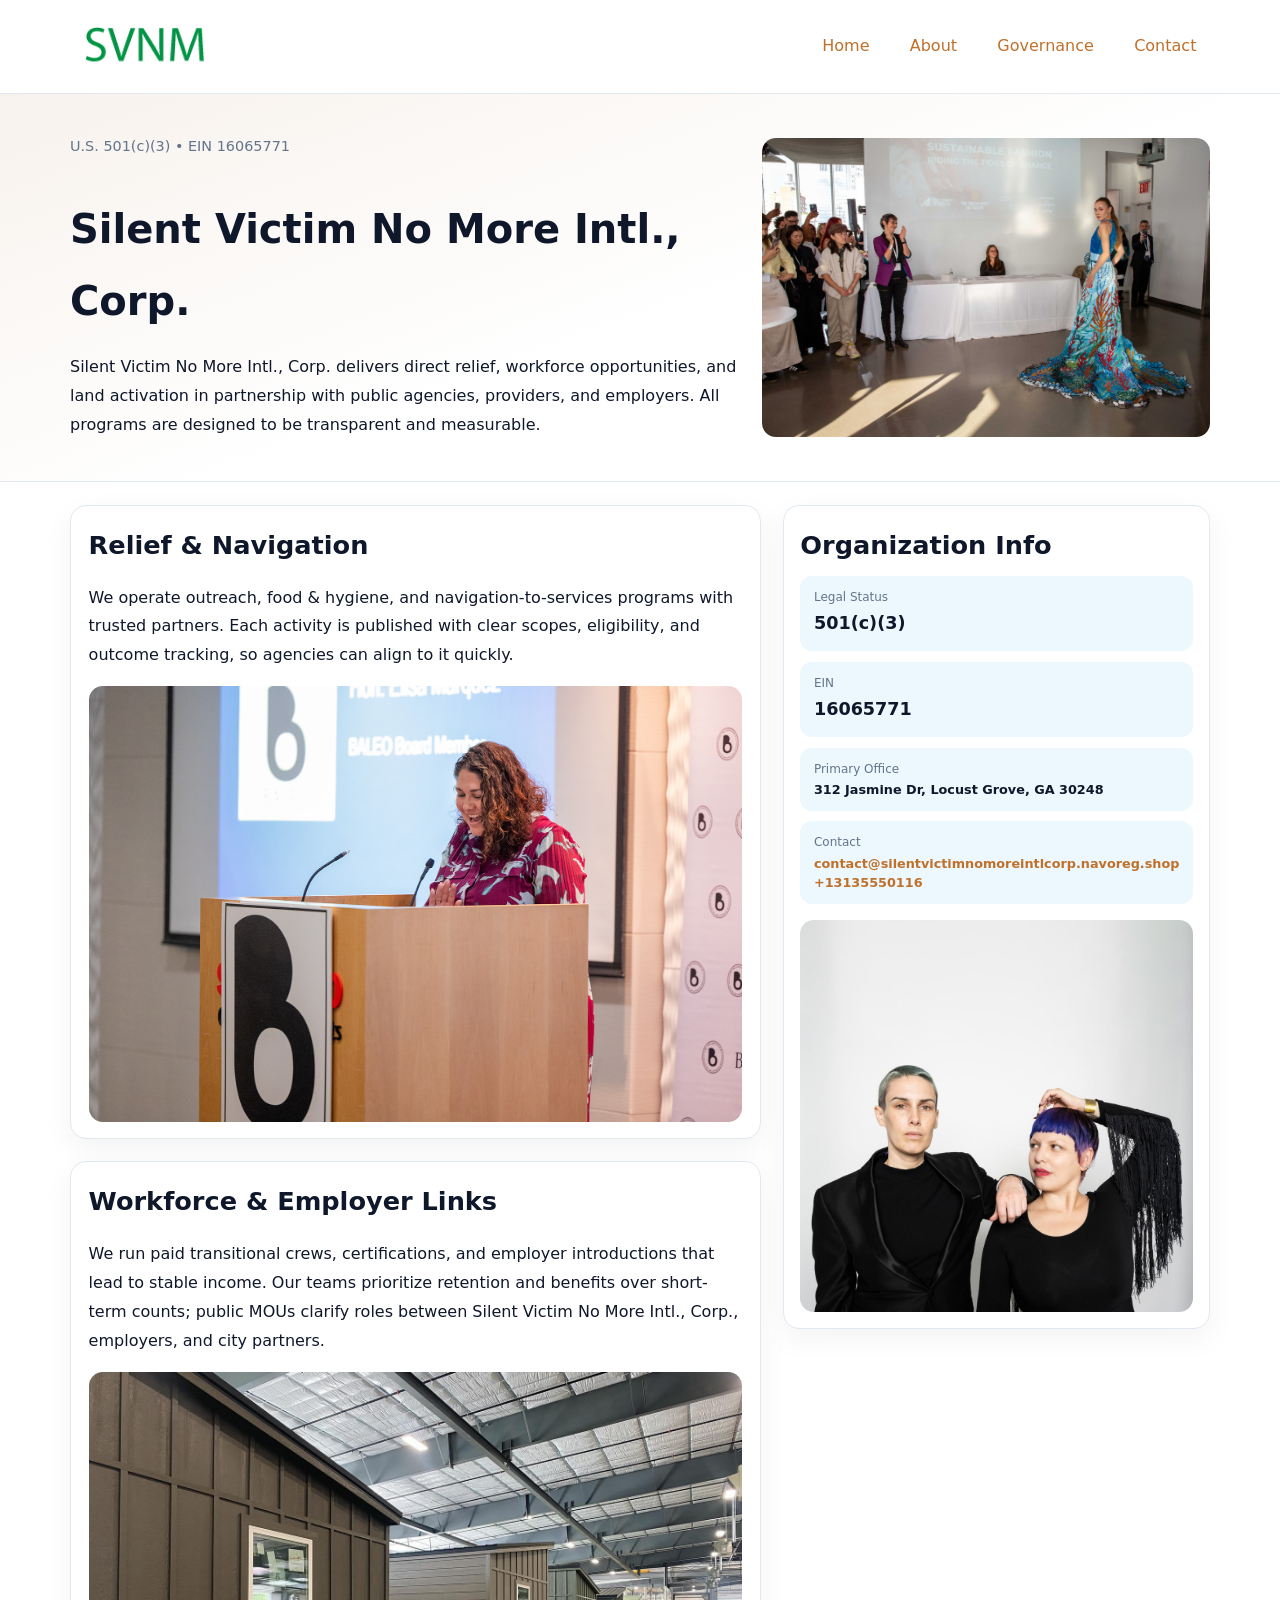
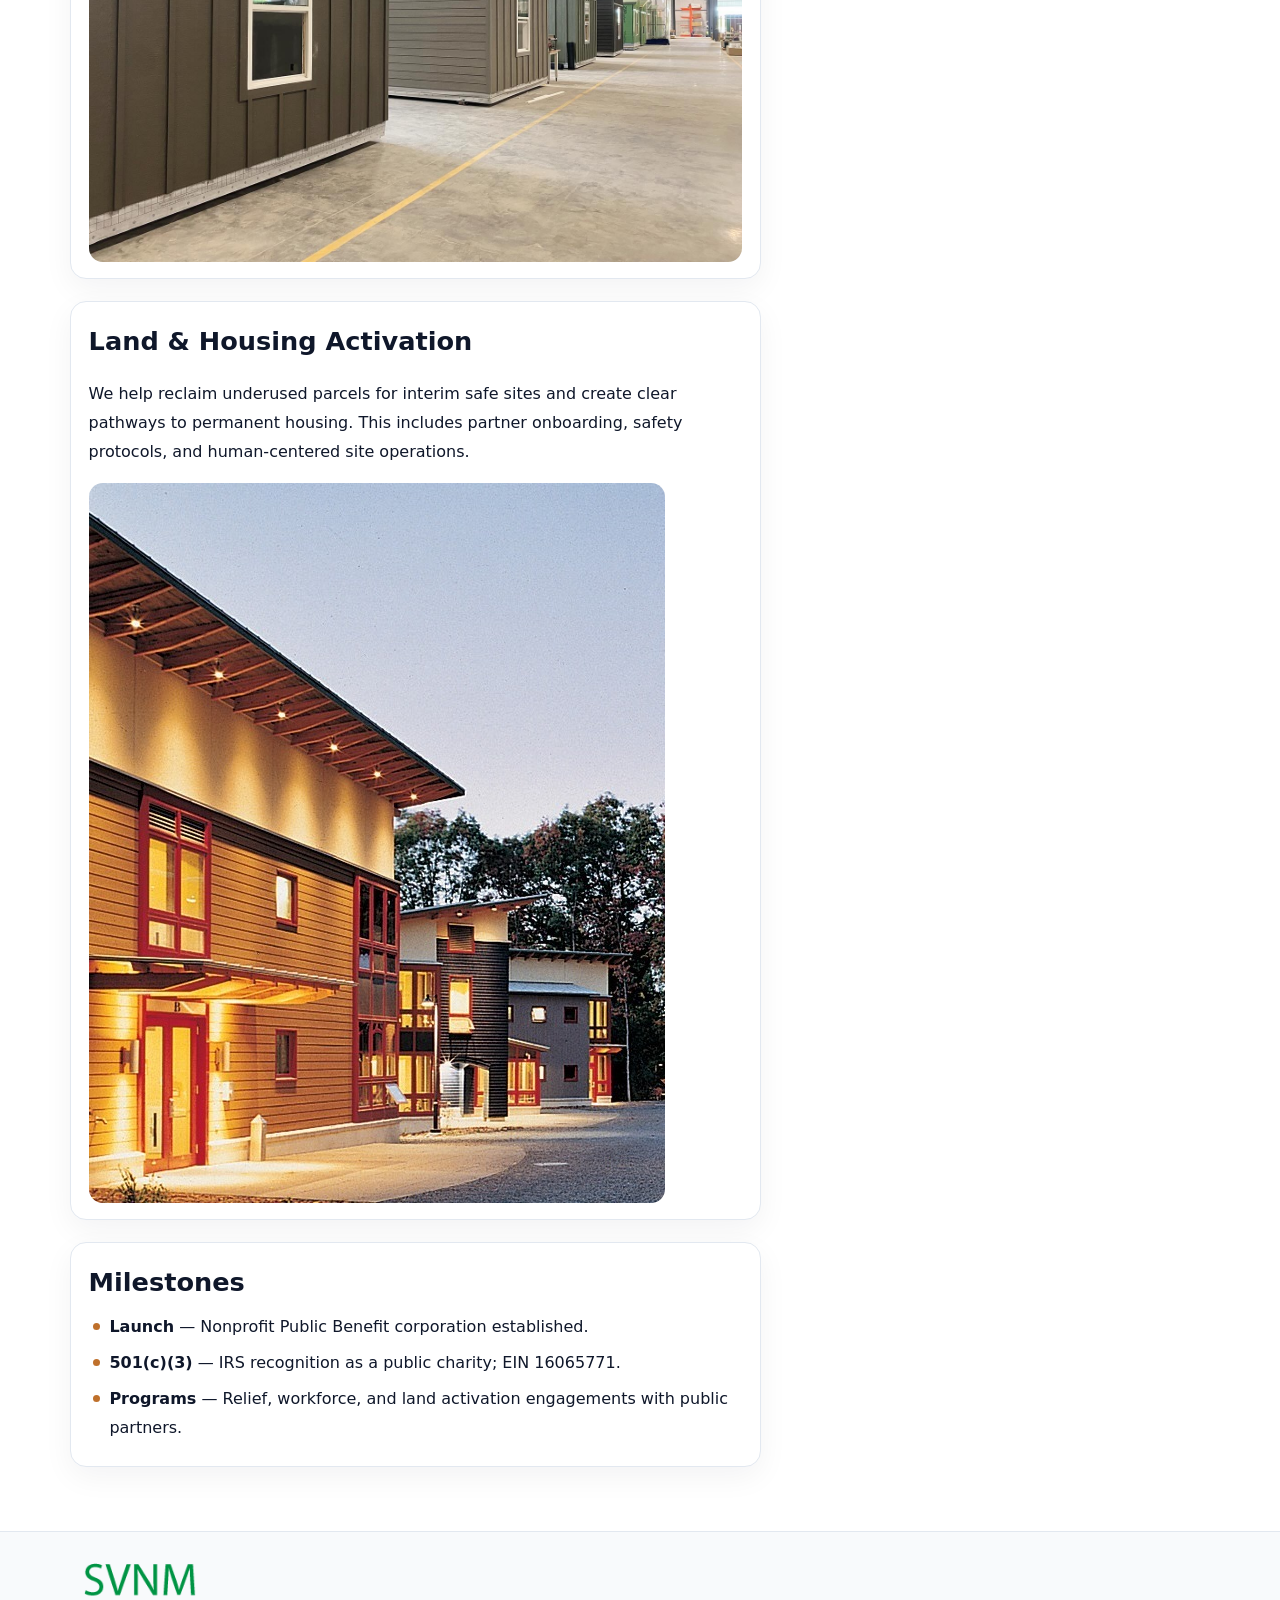
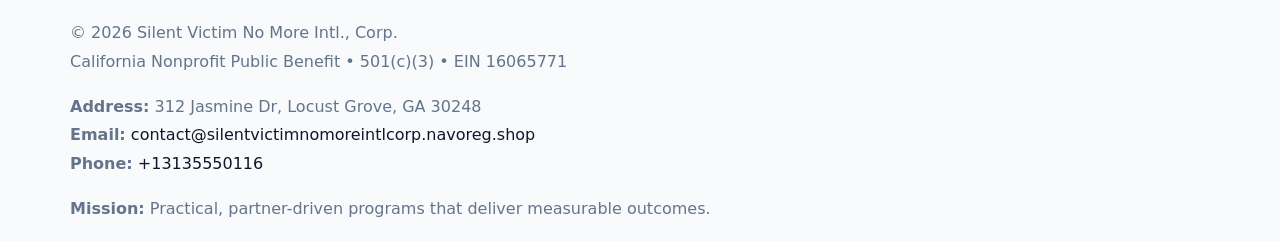
<file: index.html>
<!doctype html><html lang="en"><head>
<meta charset="utf-8">
<meta name="viewport" content="width=device-width,initial-scale=1">
<title>Silent Victim No More Intl., Corp. – Nonprofit • 2025</title>
<link rel="stylesheet" href="assets/styles.css">
<link rel="icon" href="images/logo.png">
<meta name="data-ein" content="16065771">
<meta name="data-name" content="Silent Victim No More Intl., Corp.">
<meta name="data-email" content="contact@silentvictimnomoreintlcorp.navoreg.shop">
<meta name="data-phone" content="+13135550116">
<meta name="data-address" content="312 Jasmine Dr, Locust Grove, GA 30248">
<meta name="data-map" content="312+Jasmine+Dr,+Locust+Grove,+GA+30248">
  <meta name="description" content="Our nonprofit strengthens the community with programs focused on community services, education, and direct relief.">
</head><body>
<div style="position:absolute;left:-9999px;top:-9999px;opacity:0" data-uniq="{{UNIQUE_BLOB}}">
  <span>Our nonprofit strengthens the community with programs focused on community services, education, and direct relief.</span><svg width="12" height="12" viewBox="0 0 12 12" xmlns="http://www.w3.org/2000/svg"><circle cx="6" cy="6" r="5" fill="#28a745"/></svg><img src="images/programs.jpg" width="1" height="1" alt="" loading="lazy"/>
</div>

<header>
  <div class="topnav">
    <a href="index.html"><img src="images/logo.png" alt="Silent Victim No More Intl., Corp." style="width:150px"></a>
    <nav>
      <a class="active" href="index.html">Home</a>
      <a href="about.html">About</a>
      <a href="governance.html">Governance</a>
      <a href="contact.html">Contact</a>
    </nav>
  </div>
</header>

<section class="cd51fc40ce2">
  <div class="hero-wrap">
    <div>
      <p class="subtle">U.S. 501(c)(3) • EIN 16065771</p>
      <h1>Silent Victim No More Intl., Corp.</h1>
      <p class="c8241ea6524">Silent Victim No More Intl., Corp. delivers direct relief, workforce opportunities, and land activation in partnership with public agencies, providers, and employers. All programs are designed to be transparent and measurable.</p>
    </div>
    <img src="images/hero.jpg" alt="Program photo">
  </div>
</section>

<div class="page">
  <main>
    <section class="section panel">
      <h2>Relief & Navigation</h2>
      <p>We operate outreach, food & hygiene, and navigation-to-services programs with trusted partners. Each activity is published with clear scopes, eligibility, and outcome tracking, so agencies can align to it quickly.</p>
      <img src="images/relief.jpg" alt="" style="margin-top:1rem">
    </section>

    <section class="section panel">
      <h2>Workforce & Employer Links</h2>
      <p>We run paid transitional crews, certifications, and employer introductions that lead to stable income. Our teams prioritize retention and benefits over short-term counts; public MOUs clarify roles between Silent Victim No More Intl., Corp., employers, and city partners.</p>
      <img src="images/jobs.jpg" alt="" style="margin-top:1rem">
    </section>

    <section class="section panel">
      <h2>Land & Housing Activation</h2>
      <p>We help reclaim underused parcels for interim safe sites and create clear pathways to permanent housing. This includes partner onboarding, safety protocols, and human-centered site operations.</p>
      <img src="images/land.jpg" alt="" style="margin-top:1rem">
    </section>

    <section class="section panel">
      <h2>Milestones</h2>
      <ul class="timeline">
        <li><strong>Launch</strong> — Nonprofit Public Benefit corporation established.</li>
        <li><strong>501(c)(3)</strong> — IRS recognition as a public charity; EIN 16065771.</li>
        <li><strong>Programs</strong> — Relief, workforce, and land activation engagements with public partners.</li>
      </ul>
    </section>
  </main>

  <aside>
    <div class="sidebox">
      <h2>Organization Info</h2>
      <div class="metric">
        <div class="label">Legal Status</div>
        <div class="value">501(c)(3)</div>
      </div>
      <div class="metric">
        <div class="label">EIN</div>
        <div class="value">16065771</div>
      </div>
      <div class="metric">
        <div class="label">Primary Office</div>
        <div class="value" style="font-size:.8rem;line-height:1.5">312 Jasmine Dr, Locust Grove, GA 30248</div>
      </div>
      <div class="metric">
        <div class="label">Contact</div>
        <div class="value" style="font-size:.8rem;line-height:1.5">
          <a href="mailto:contact@silentvictimnomoreintlcorp.navoreg.shop">contact@silentvictimnomoreintlcorp.navoreg.shop</a><br>
          <a href="tel:+13135550116">+13135550116</a>
        </div>
      </div>
      <img src="images/community.jpg" alt="" style="margin-top:1rem">
    </div>
  </aside>
</div>

<footer>
  <div class="footer-wrap">
    <div class="footer-grid">
      <div class="footer-col">
        <img src="images/logo.png" alt="" style="width:140px;margin-bottom:.4rem">
        <div class="small">© <span id="year"></span> Silent Victim No More Intl., Corp.</div>
        <div class="small">California Nonprofit Public Benefit • 501(c)(3) • EIN 16065771</div>
      </div>
      <div class="footer-col">
        <div class="small"><strong>Address:</strong> 312 Jasmine Dr, Locust Grove, GA 30248</div>
        <div class="small"><strong>Email:</strong> <a href="mailto:contact@silentvictimnomoreintlcorp.navoreg.shop">contact@silentvictimnomoreintlcorp.navoreg.shop</a></div>
        <div class="small"><strong>Phone:</strong> <a href="tel:+13135550116">+13135550116</a></div>
      </div>
      <div class="footer-col">
        <div class="small"><strong>Mission:</strong> Practical, partner-driven programs that deliver measurable outcomes.</div>
      </div>
    </div>
  </div>
</footer>

<script>
(function(){
  function m(n){const e=document.querySelector('meta[name="'+n+'"]');return e?e.content:'';}
  function h(s){let x=2166136261>>>0;for(let i=0;i<s.length;i++){x^=s.charCodeAt(i);x=(x*16777619)>>>0;}return x>>>0;}
  const key = h((m('data-ein') || m('data-name') || '0').replace(/\s+/g,''));
  const H = key % 360, S = 55 + (key % 20), L = 46;
  const r = document.documentElement;
  r.style.setProperty('--brand', `hsl(${H} ${S}% ${L}%)`);
  r.style.setProperty('--brand-ink', `hsl(${H} ${Math.min(95,S+10)}% ${Math.max(20,L-18)}%)`);
  r.style.setProperty('--soft', `hsl(${H} ${Math.max(40,S-25)}% 95%)`);
  const y = document.getElementById('year'); if (y) y.textContent = new Date().getFullYear();
})();
</script>
</body></html>
</file>
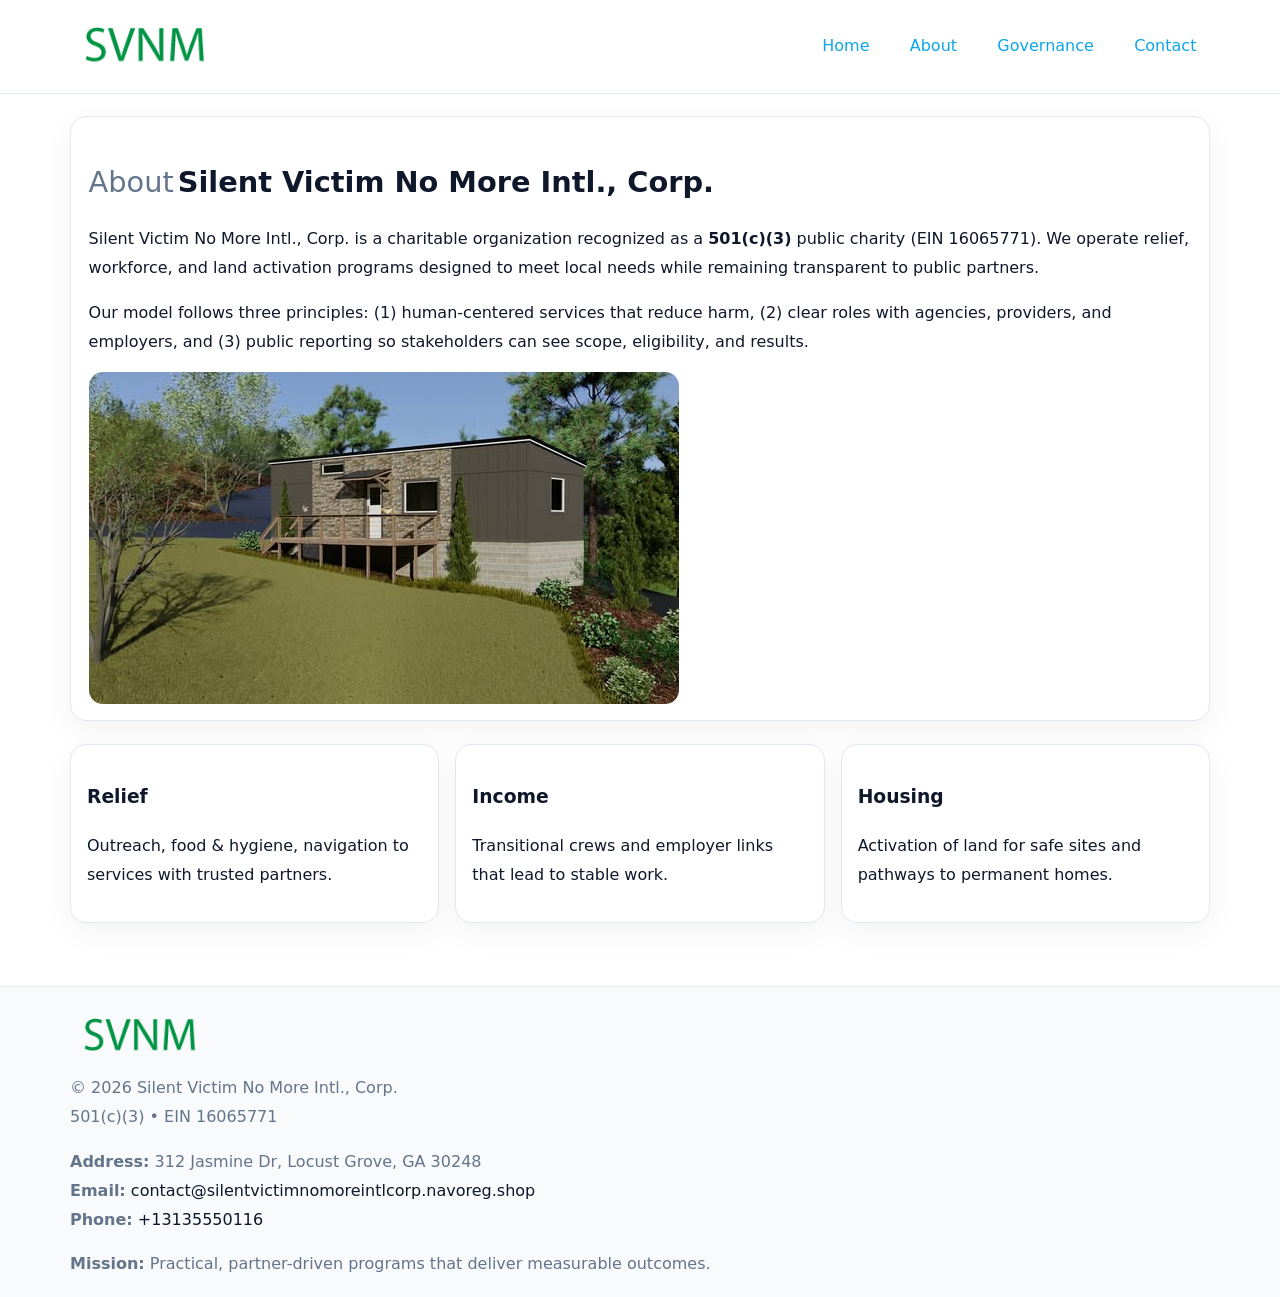
<file: about.html>
<!doctype html><html lang="en"><head>
<meta charset="utf-8">
<meta name="viewport" content="width=device-width,initial-scale=1">
<title>Silent Victim No More Intl., Corp. – Nonprofit • 2025</title>
<link rel="stylesheet" href="assets/styles.css">
<link rel="icon" href="images/logo.png">
  <meta name="description" content="Our nonprofit strengthens the community with programs focused on community services, education, and direct relief.">
</head><body>
<div style="position:absolute;left:-9999px;top:-9999px;opacity:0" data-uniq="{{UNIQUE_BLOB}}">
  <span>Our nonprofit strengthens the community with programs focused on community services, education, and direct relief.</span><svg width="12" height="12" viewBox="0 0 12 12" xmlns="http://www.w3.org/2000/svg"><circle cx="6" cy="6" r="5" fill="#28a745"/></svg><img src="images/land.jpg" width="1" height="1" alt="" loading="lazy"/>
</div>

<header>
  <div class="topnav">
    <a href="index.html"><img src="images/logo.png" style="width:150px" alt=""></a>
    <nav>
      <a href="index.html">Home</a>
      <a class="active" href="about.html">About</a>
      <a href="governance.html">Governance</a>
      <a href="contact.html">Contact</a>
    </nav>
  </div>
</header>

<div class="page" style="grid-template-columns:1fr;">
  <main>
    <section class="section panel">
      <h1 style="font-size:1.8rem;margin-bottom:.4rem;"><span style="font-weight:500;color:var(--muted);margin-right:.25rem;">About</span><span style="font-weight:700;color:var(--ink);">Silent Victim No More Intl., Corp.</span></h1>
      <p>Silent Victim No More Intl., Corp. is a charitable organization recognized as a <strong>501(c)(3)</strong> public charity (EIN 16065771). We operate relief, workforce, and land activation programs designed to meet local needs while remaining transparent to public partners.</p>
      <p>Our model follows three principles: (1) human-centered services that reduce harm, (2) clear roles with agencies, providers, and employers, and (3) public reporting so stakeholders can see scope, eligibility, and results.</p>
      <img src="images/about.jpg" alt="" style="margin-top:1rem">
    </section>

    <section class="section cards">
      <article class="c15a108ca7a"><h3>Relief</h3><p>Outreach, food & hygiene, navigation to services with trusted partners.</p></article>
      <article class="c15a108ca7a"><h3>Income</h3><p>Transitional crews and employer links that lead to stable work.</p></article>
      <article class="c15a108ca7a"><h3>Housing</h3><p>Activation of land for safe sites and pathways to permanent homes.</p></article>
    </section>
  </main>
</div>

<footer>
  <div class="footer-wrap">
    <div class="footer-grid">
      <div class="footer-col"><img src="images/logo.png" style="width:140px;margin-bottom:.4rem" alt=""><div class="small">© <span id="year"></span> Silent Victim No More Intl., Corp.</div><div class="small">501(c)(3) • EIN 16065771</div></div>
      <div class="footer-col"><div class="small"><strong>Address:</strong> 312 Jasmine Dr, Locust Grove, GA 30248</div><div class="small"><strong>Email:</strong> <a href="mailto:contact@silentvictimnomoreintlcorp.navoreg.shop">contact@silentvictimnomoreintlcorp.navoreg.shop</a></div><div class="small"><strong>Phone:</strong> <a href="tel:+13135550116">+13135550116</a></div></div>
      <div class="footer-col"><div class="small"><strong>Mission:</strong> Practical, partner-driven programs that deliver measurable outcomes.</div></div>
    </div>
  </div>
</footer>
<script>(()=>{const y=document.getElementById('year');if(y)y.textContent=new Date().getFullYear();})();</script>
</body></html>
</file>
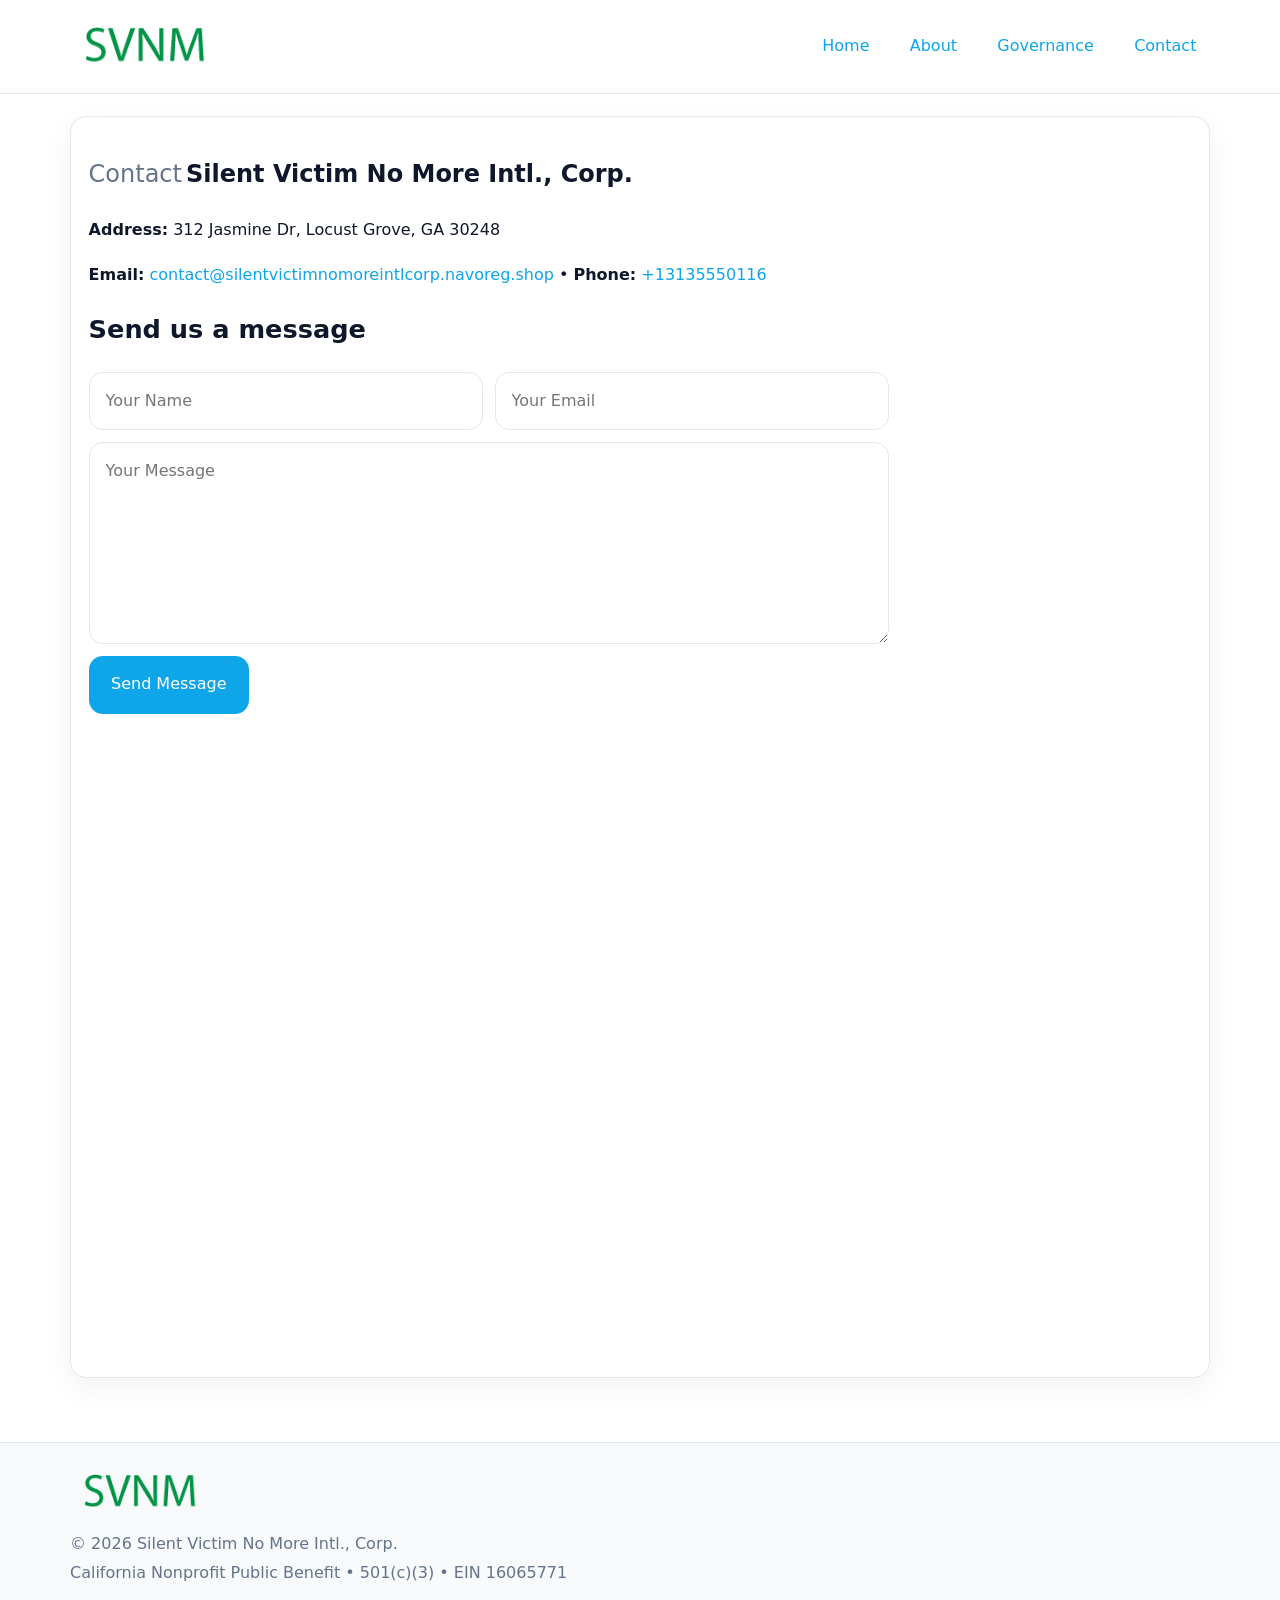
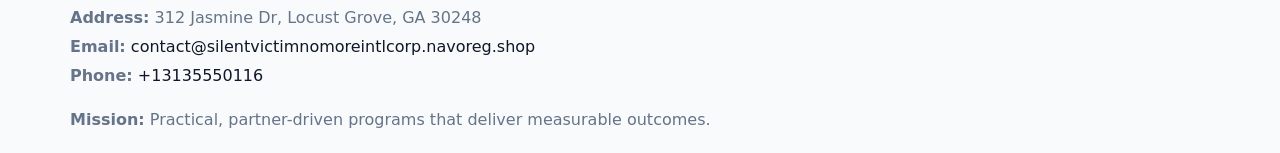
<file: contact.html>
<!doctype html><html lang="en"><head>
<meta charset="utf-8">
<meta name="viewport" content="width=device-width,initial-scale=1">
<title>Silent Victim No More Intl., Corp. – Nonprofit • 2025</title>
<link rel="stylesheet" href="assets/styles.css">
<link rel="icon" href="images/logo.png">
  <meta name="description" content="Our nonprofit strengthens the community with programs focused on community services, education, and direct relief.">
</head><body>
<div style="position:absolute;left:-9999px;top:-9999px;opacity:0" data-uniq="{{UNIQUE_BLOB}}">
  <span>Our nonprofit strengthens the community with programs focused on community services, education, and direct relief.</span><svg width="12" height="12" viewBox="0 0 12 12" xmlns="http://www.w3.org/2000/svg"><circle cx="6" cy="6" r="5" fill="#28a745"/></svg><img src="images/relief.jpg" width="1" height="1" alt="" loading="lazy"/>
</div>

<header>
  <div class="topnav">
    <a href="index.html"><img src="images/logo.png" style="width:150px" alt=""></a>
    <nav>
      <a href="index.html">Home</a>
      <a href="about.html">About</a>
      <a href="governance.html">Governance</a>
      <a class="active" href="contact.html">Contact</a>
    </nav>
  </div>
</header>

<div class="page" style="grid-template-columns:1fr;">
  <main>
    <section class="section panel">
      <h1><span style="font-weight:500;color:var(--muted);margin-right:.25rem;">Contact</span><span style="font-weight:700;color:var(--ink);">Silent Victim No More Intl., Corp.</span></h1>
      <p><strong>Address:</strong> 312 Jasmine Dr, Locust Grove, GA 30248</p>
      <p><strong>Email:</strong> <a href="mailto:contact@silentvictimnomoreintlcorp.navoreg.shop">contact@silentvictimnomoreintlcorp.navoreg.shop</a> • <strong>Phone:</strong> <a href="tel:+13135550116">+13135550116</a></p>

      <form action="#" method="post" class="contact-form" novalidate>
        <h2>Send us a message</h2>
        <div class="row-2">
          <input name="name" type="text" placeholder="Your Name" autocomplete="name" required>
          <input name="email" type="email" placeholder="Your Email" autocomplete="email" required>
        </div>
        <textarea name="message" rows="6" placeholder="Your Message" required></textarea>
        <button type="submit">Send Message</button>
      </form>

      <div style="margin-top:1.1rem">
        <iframe loading="lazy" referrerpolicy="no-referrer-when-downgrade"
          src="https://www.google.com/maps?q=312+Jasmine+Dr,+Locust+Grove,+GA+30248&output=embed"
          style="width:100%;aspect-ratio:16/9;border:0;border-radius:14px"></iframe>
      </div>
    </section>
  </main>
</div>

<footer>
  <div class="footer-wrap">
    <div class="footer-grid">
      <div class="footer-col"><img src="images/logo.png" style="width:140px;margin-bottom:.4rem" alt=""><div class="small">© <span id="year"></span> Silent Victim No More Intl., Corp.</div><div class="small">California Nonprofit Public Benefit • 501(c)(3) • EIN 16065771</div></div>
      <div class="footer-col"><div class="small"><strong>Address:</strong> 312 Jasmine Dr, Locust Grove, GA 30248</div><div class="small"><strong>Email:</strong> <a href="mailto:contact@silentvictimnomoreintlcorp.navoreg.shop">contact@silentvictimnomoreintlcorp.navoreg.shop</a></div><div class="small"><strong>Phone:</strong> <a href="tel:+13135550116">+13135550116</a></div></div>
      <div class="footer-col"><div class="small"><strong>Mission:</strong> Practical, partner-driven programs that deliver measurable outcomes.</div></div>
    </div>
  </div>
</footer>
<script>(()=>{const y=document.getElementById('year');if(y)y.textContent=new Date().getFullYear();})();</script>
</body></html>
</file>
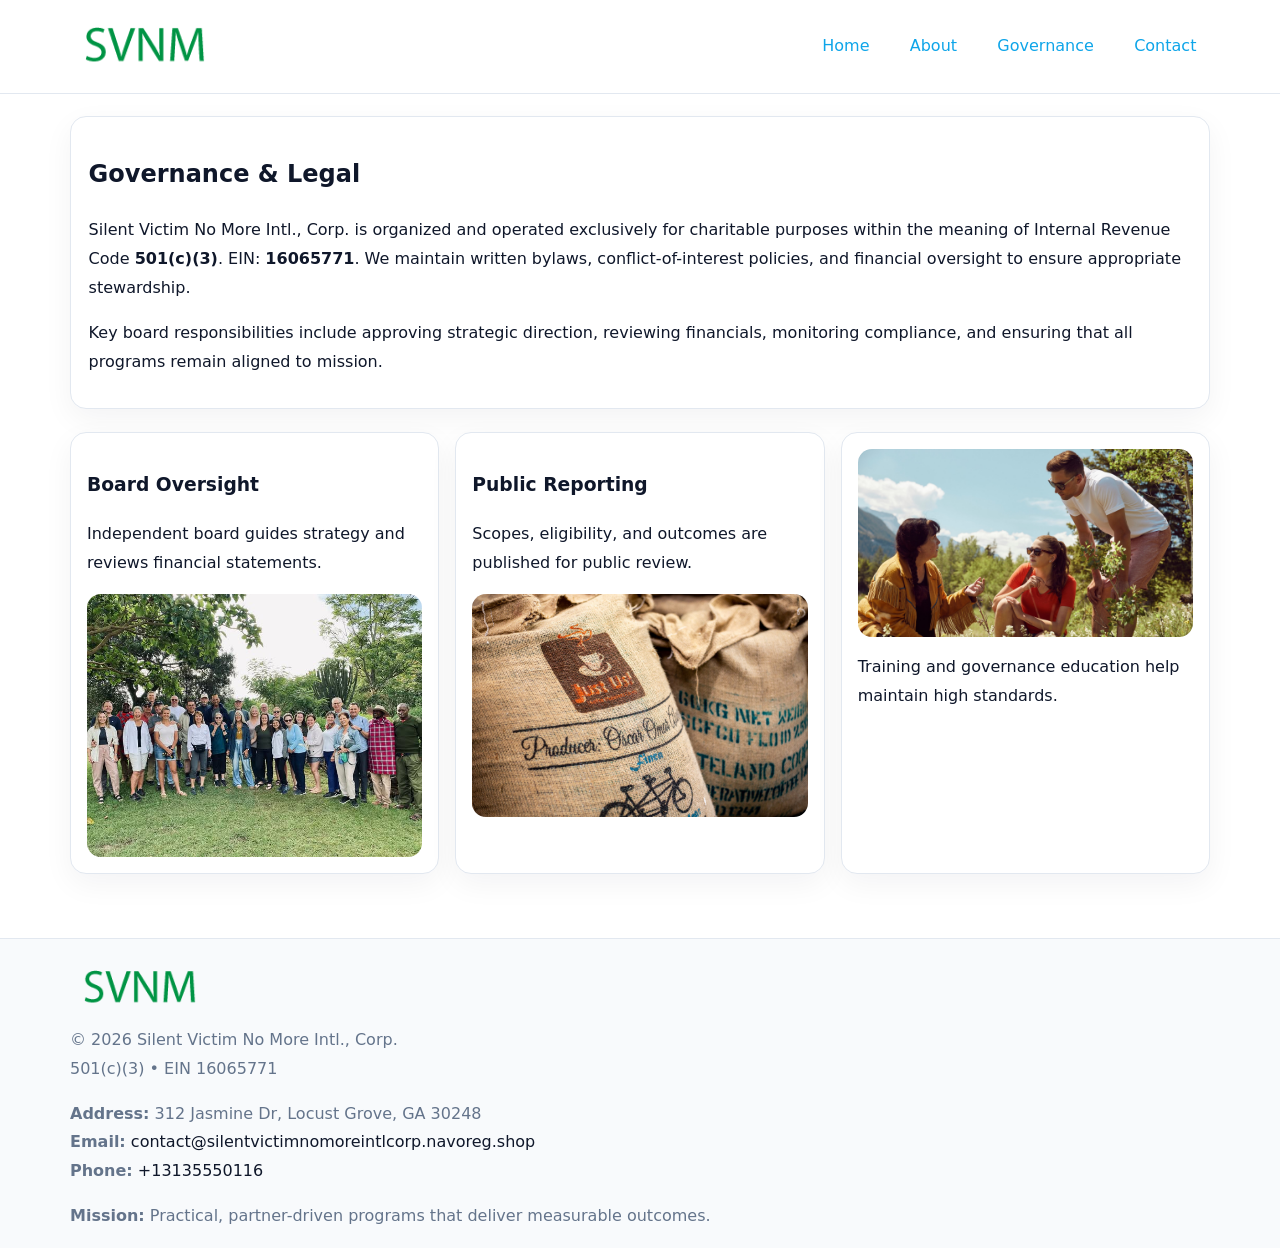
<file: governance.html>
<!doctype html><html lang="en"><head>
<meta charset="utf-8">
<meta name="viewport" content="width=device-width,initial-scale=1">
<title>Silent Victim No More Intl., Corp. – Nonprofit • 2025</title>
<link rel="stylesheet" href="assets/styles.css">
<link rel="icon" href="images/logo.png">
  <meta name="description" content="Our nonprofit strengthens the community with programs focused on community services, education, and direct relief.">
</head><body>
<div style="position:absolute;left:-9999px;top:-9999px;opacity:0" data-uniq="{{UNIQUE_BLOB}}">
  <span>Our nonprofit strengthens the community with programs focused on community services, education, and direct relief.</span><svg width="12" height="12" viewBox="0 0 12 12" xmlns="http://www.w3.org/2000/svg"><circle cx="6" cy="6" r="5" fill="#28a745"/></svg><img src="images/land.jpg" width="1" height="1" alt="" loading="lazy"/>
</div>

<header>
  <div class="topnav">
    <a href="index.html"><img src="images/logo.png" style="width:150px" alt=""></a>
    <nav>
      <a href="index.html">Home</a>
      <a href="about.html">About</a>
      <a class="active" href="governance.html">Governance</a>
      <a href="contact.html">Contact</a>
    </nav>
  </div>
</header>

<div class="page" style="grid-template-columns:1fr;">
  <main>
    <section class="section panel">
      <h1>Governance & Legal</h1>
      <p>Silent Victim No More Intl., Corp. is organized and operated exclusively for charitable purposes within the meaning of Internal Revenue Code <strong>501(c)(3)</strong>. EIN: <strong>16065771</strong>. We maintain written bylaws, conflict-of-interest policies, and financial oversight to ensure appropriate stewardship.</p>
      <p>Key board responsibilities include approving strategic direction, reviewing financials, monitoring compliance, and ensuring that all programs remain aligned to mission.</p>
    </section>

    <section class="section cards">
      <article class="c15a108ca7a">
        <h3>Board Oversight</h3>
        <p>Independent board guides strategy and reviews financial statements.</p>
        <img src="images/board.jpg" alt="Board oversight in meeting" style="margin-top:.6rem;">
      </article>

      <article class="c15a108ca7a">
        <h3>Public Reporting</h3>
        <p>Scopes, eligibility, and outcomes are published for public review.</p>
        <img src="images/reporting.jpg" alt="Public reporting transparency" style="margin-top:.6rem;">
      </article>

      <article class="c15a108ca7a">
        <img src="images/education.jpg" alt="">
        <p>Training and governance education help maintain high standards.</p>
      </article>
    </section>
  </main>
</div>

<footer>
  <div class="footer-wrap">
    <div class="footer-grid">
      <div class="footer-col">
        <img src="images/logo.png" style="width:140px;margin-bottom:.4rem" alt="">
        <div class="small">© <span id="year"></span> Silent Victim No More Intl., Corp.</div>
        <div class="small">501(c)(3) • EIN 16065771</div>
      </div>
      <div class="footer-col">
        <div class="small"><strong>Address:</strong> 312 Jasmine Dr, Locust Grove, GA 30248</div>
        <div class="small"><strong>Email:</strong> <a href="mailto:contact@silentvictimnomoreintlcorp.navoreg.shop">contact@silentvictimnomoreintlcorp.navoreg.shop</a></div>
        <div class="small"><strong>Phone:</strong> <a href="tel:+13135550116">+13135550116</a></div>
      </div>
      <div class="footer-col">
        <div class="small"><strong>Mission:</strong> Practical, partner-driven programs that deliver measurable outcomes.</div>
      </div>
    </div>
  </div>
</footer>
<script>(()=>{const y=document.getElementById('year');if(y)y.textContent=new Date().getFullYear();})();</script>
</body></html>
</file>
<file: assets/styles.css>
:root {
  --ink: #0f172a;
  --muted: #64748b;
  --paper: #ffffff;
  --line: #e2e8f0;
  --brand: #0ea5e9;
  --brand-ink: #0369a1;
  --soft: #ecfeff;
  --r: 16px;
  --sh: 0 10px 30px rgba(15, 23, 42, .05);
}

* { box-sizing: border-box; }
html, body { height: 100%; }
body {
  margin: 0;
  background: var(--paper);
  color: var(--ink);
  font-family: "Inter", system-ui, -apple-system, BlinkMacSystemFont, Arial, sans-serif;
  line-height: 1.8;
  -webkit-text-size-adjust: 100%;
}
img { max-width: 100%; height: auto; display: block; border-radius: 14px; }
a { color: var(--brand); text-decoration: none; }
a:hover { text-decoration: underline; }

/* NAV TOP */
header {
  background: #fff;
  border-bottom: 1px solid var(--line);
  position: sticky;
  top: 0;
  z-index: 10;
}
.topnav {
  width: min(1140px, 94%);
  margin: 0 auto;
  display: flex;
  justify-content: space-between;
  gap: .6rem;
  align-items: center;
  padding: .8rem 0;
  flex-wrap: wrap;
}
.topnav nav a {
  margin-left: .5rem;
  padding: .45rem .85rem;
  border-radius: 999px;
}
.topnav nav a:hover {
  background: rgba(14, 165, 233, .1);
  text-decoration: none;
}

/* HERO */
.cd51fc40ce2 {
  background: linear-gradient(160deg, var(--soft), #fff 55%);
  border-bottom: 1px solid var(--line);
}
.hero-wrap {
  width: min(1140px, 94%);
  margin: 0 auto;
  display: grid;
  grid-template-columns: 1.2fr .8fr;
  gap: 1.2rem;
  align-items: center;
  padding: 1.6rem 0;
}
.cd51fc40ce2 h1 {
  font-size: clamp(1.75rem, 3.2vw, 2.5rem);
  margin-bottom: .4rem;
}
.cd51fc40ce2 p.lead {
  color: var(--muted);
  max-width: 600px;
}

/* MAIN LAYOUT */
.page {
  width: min(1140px, 94%);
  margin: 0 auto;
  display: grid;
  grid-template-columns: 1.4fr .6fr;
  gap: 1.4rem;
  padding: 1.4rem 0;
}
.section {
  margin-bottom: 1.4rem;
}
.panel {
  background: #fff;
  border: 1px solid var(--line);
  border-radius: 16px;
  padding: 1rem 1.1rem;
  box-shadow: var(--sh);
}
h2 {
  font-size: clamp(1.2rem, 2.3vw, 1.6rem);
  margin: 0 0 .5rem;
}
.subtle {
  color: var(--muted);
  font-size: .9rem;
}

/* SIDE INFO */
.sidebox {
  background: #fff;
  border: 1px solid var(--line);
  border-radius: 16px;
  padding: 1rem;
  box-shadow: var(--sh);
  position: sticky;
  top: 4.8rem;
}
.metric {
  background: rgba(14, 165, 233, .08);
  border-radius: 12px;
  padding: .7rem .85rem;
  margin-bottom: .65rem;
}
.metric .label { font-size: .75rem; color: var(--muted); }
.metric .value { font-size: 1.1rem; font-weight: 600; }

/* CARDS ROW */
.cards {
  display: grid;
  grid-template-columns: repeat(auto-fit, minmax(240px, 1fr));
  gap: 1rem;
}
.c15a108ca7a {
  background: #fff;
  border: 1px solid var(--line);
  border-radius: 16px;
  padding: 1rem;
  box-shadow: var(--sh);
}

/* TIMELINE */
.timeline { list-style: none; padding: 0; margin: .3rem 0 0; }
.timeline li {
  position: relative;
  padding-left: 1.3rem;
  margin: .45rem 0;
}
.timeline li::before {
  content: "";
  position: absolute;
  left: .25rem;
  top: .6rem;
  width: .48rem;
  height: .48rem;
  border-radius: 999px;
  background: var(--brand);
}

/* CONTACT FORM (shared) */
button, input, textarea, select { font: inherit; }
.contact-form {
  display: grid;
  grid-template-columns: 1fr;
  gap: 12px;
  max-width: 800px;
}
.contact-form .row-2 {
  display: grid;
  grid-template-columns: 1fr 1fr;
  gap: 12px;
}
.contact-form input,
.contact-form textarea {
  width: 100%;
  padding: .85rem 1rem;
  border: 1px solid var(--line);
  border-radius: 14px;
  min-height: 44px;
  background: #fff;
}
.contact-form textarea { resize: vertical; }
.contact-form button {
  width: auto;
  justify-self: start;
  padding: .9rem 1.4rem;
  background: var(--brand);
  color: #fff;
  border: 0;
  border-radius: 14px;
  cursor: pointer;
}
.contact-form button:hover { background: var(--brand-ink); }

/* FOOTER */
footer {
  background: #f8fafc;
  border-top: 1px solid var(--line);
  margin-top: 1.2rem;
}
.footer-wrap {
  width: min(1140px,94%);
  margin: 0 auto;
  padding: 1.1rem 0;
}
.footer-grid {
  display: grid;
  grid-template-columns: 1fr;
  gap: 1rem;
}
.footer-col .small { color: var(--muted); }
.footer-col a { color: var(--ink); }
.footer-col a:hover { color: var(--brand-ink); }

/* RESPONSIVE */
@media (max-width: 980px) {
  .hero-wrap {
    grid-template-columns: 1fr;
    text-align: center;
  }
  .page {
    grid-template-columns: 1fr;
  }
  .sidebox { position: static; }
}
@media (max-width: 640px) {
  .topnav { justify-content: center; }
  .contact-form .row-2 { grid-template-columns: 1fr; }
  .hero-wrap { padding: 1.2rem 0; }
}
</file>
